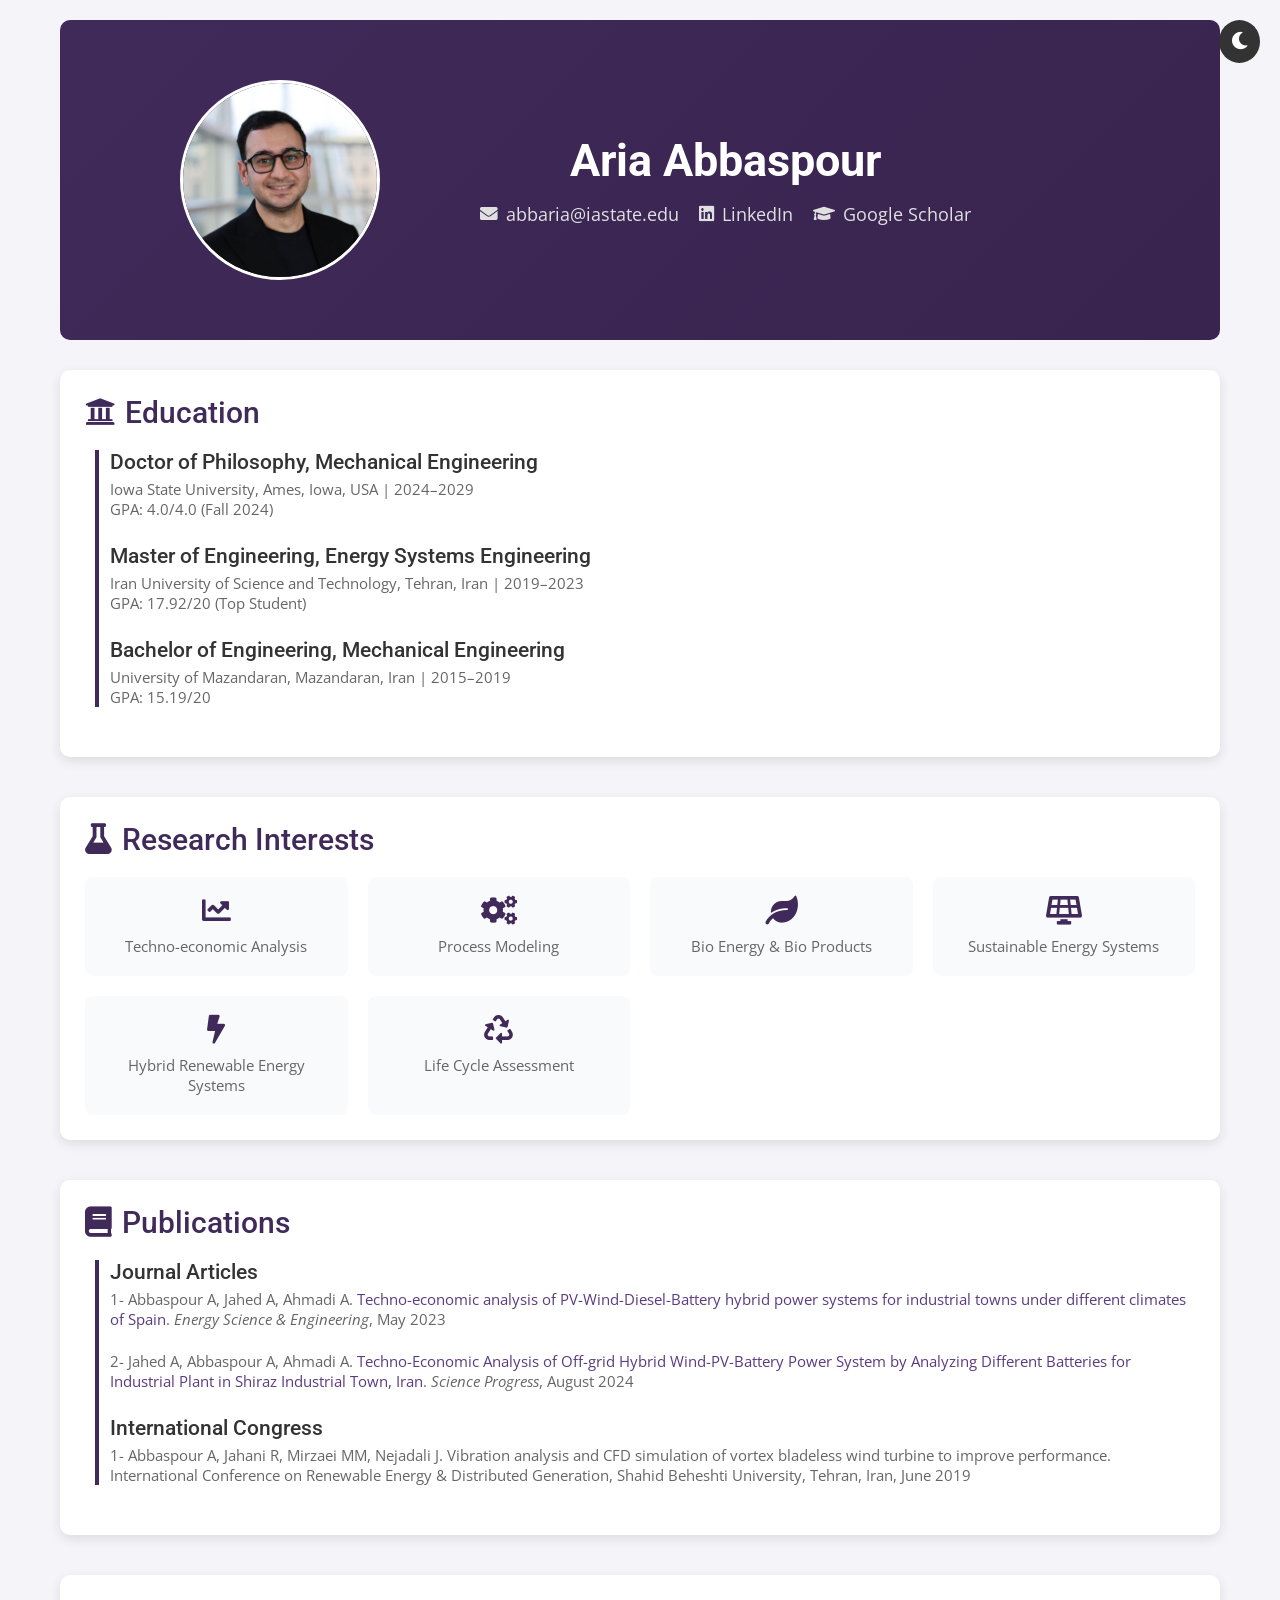
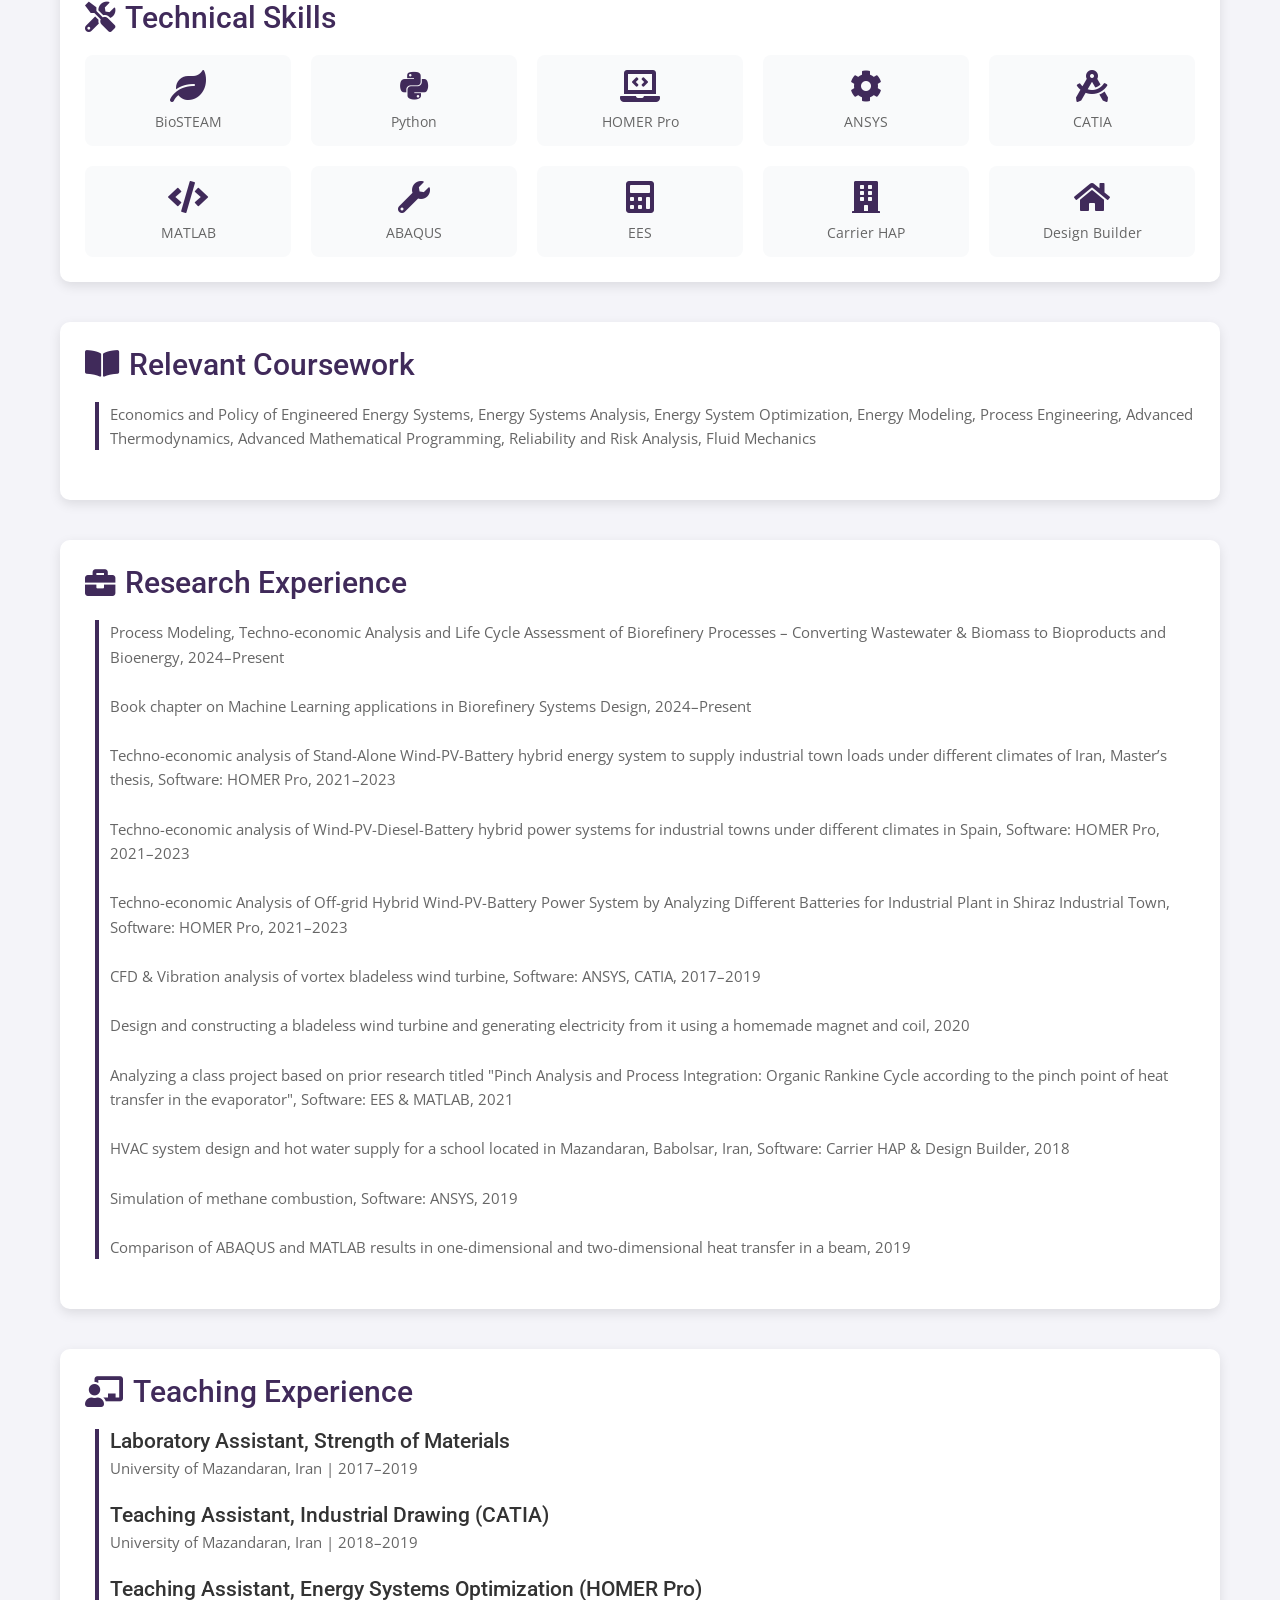
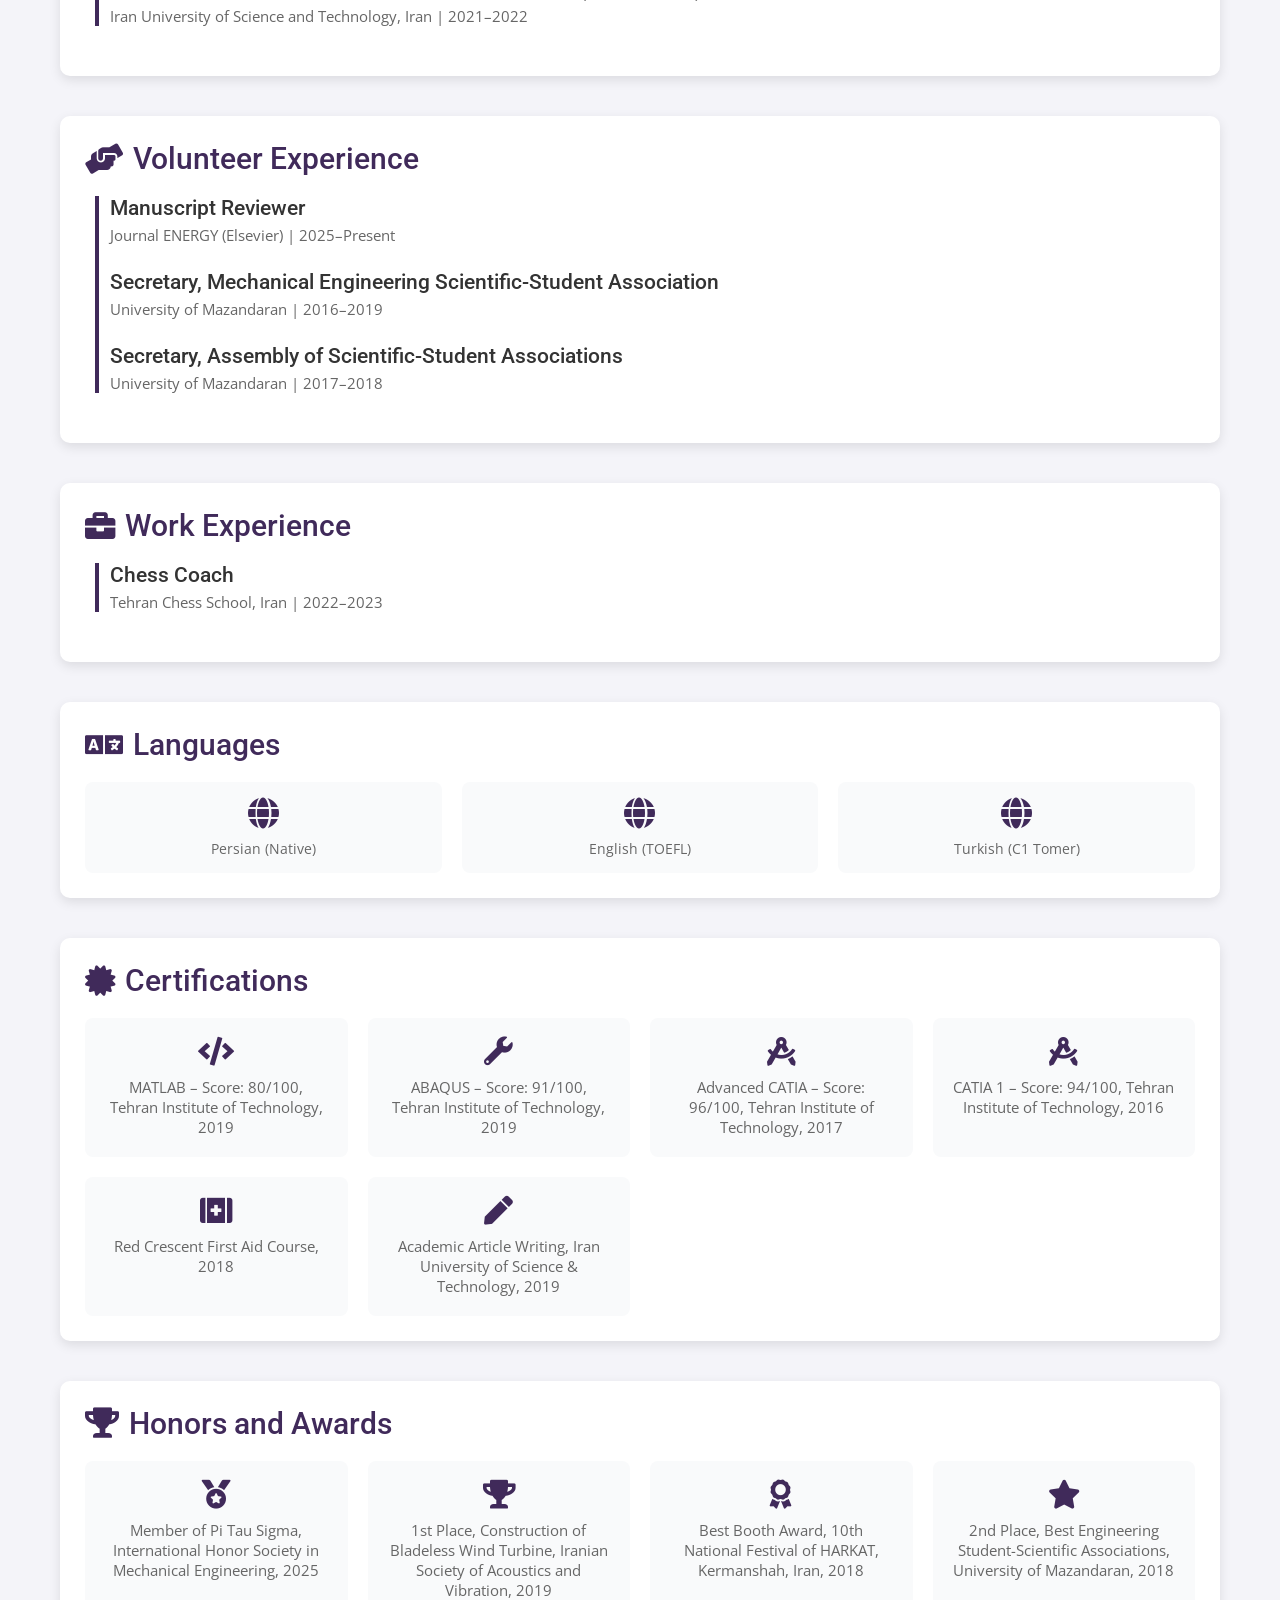
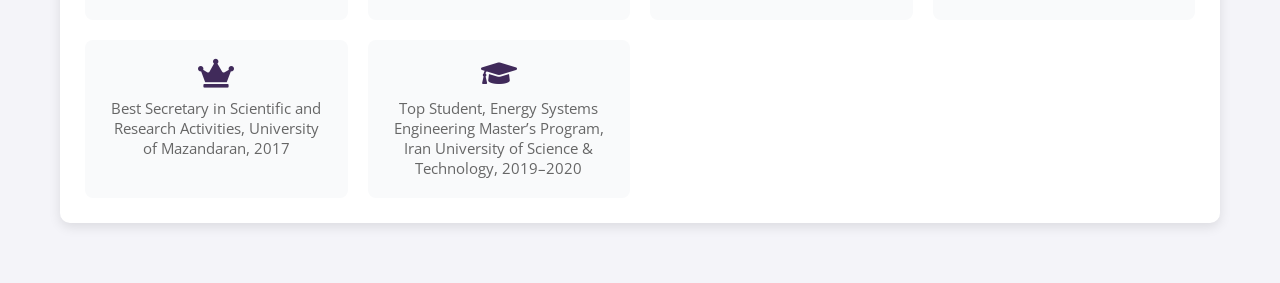
<file: index.html>
<!DOCTYPE html>
<html lang="en">
<head>
    <meta charset="UTF-8">
    <meta name="viewport" content="width=device-width, initial-scale=1.0">
    <title>Aria Abbaspour - Curriculum Vitae</title>
    <link rel="stylesheet" href="https://cdnjs.cloudflare.com/ajax/libs/font-awesome/5.15.4/css/all.min.css">
    <link rel="stylesheet" href="https://fonts.googleapis.com/css2?family=Roboto:wght@400;500;700&family=Open+Sans:wght@300;400;600&display=swap">
    <link rel="stylesheet" href="Style.css">
</head>
<body>
    <button class="theme-toggle" onclick="toggleTheme()">
        <i class="fas fa-moon"></i>
    </button>
    <div class="container">
        <header>
            <div class="header-content">
                <img src="Picture.JPG" alt="Aria Abbaspour Profile Picture" class="profile-picture">
                <div class="header-text">
                    <h1>Aria Abbaspour</h1>
                    <div class="contact">
                        <a href="mailto:abbaria@iastate.edu"><i class="fas fa-envelope"></i> abbaria@iastate.edu</a>
                        <a href="https://www.linkedin.com/in/aria-abbaspour-318b30177/" target="_blank"><i class="fab fa-linkedin"></i> LinkedIn</a>
                        <a href="https://scholar.google.com/citations?user=tmiuxmEAAAAJ&hl=en" target="_blank"><i class="fas fa-graduation-cap"></i> Google Scholar</a>
                    </div>
                </div>
            </div>
        </header>

        <section class="education">
            <h2><i class="fas fa-university"></i> Education</h2>
            <div class="timeline">
                <div class="timeline-item">
                    <h3>Doctor of Philosophy, Mechanical Engineering</h3>
                    <p>Iowa State University, Ames, Iowa, USA | 2024–2029</p>
                    <p>GPA: 4.0/4.0 (Fall 2024)</p>
                </div>
                <div class="timeline-item">
                    <h3>Master of Engineering, Energy Systems Engineering</h3>
                    <p>Iran University of Science and Technology, Tehran, Iran | 2019–2023</p>
                    <p>GPA: 17.92/20 (Top Student)</p>
                </div>
                <div class="timeline-item">
                    <h3>Bachelor of Engineering, Mechanical Engineering</h3>
                    <p>University of Mazandaran, Mazandaran, Iran | 2015–2019</p>
                    <p>GPA: 15.19/20</p>
                </div>
            </div>
        </section>

        <section class="research-interests">
            <h2><i class="fas fa-flask"></i> Research Interests</h2>
            <div class="interests-grid">
                <div class="card">
                    <i class="fas fa-chart-line"></i>
                    <p>Techno-economic Analysis</p>
                </div>
                <div class="card">
                    <i class="fas fa-cogs"></i>
                    <p>Process Modeling</p>
                </div>
                <div class="card">
                    <i class="fas fa-leaf"></i>
                    <p>Bio Energy & Bio Products</p>
                </div>
                <div class="card">
                    <i class="fas fa-solar-panel"></i>
                    <p>Sustainable Energy Systems</p>
                </div>
                <div class="card">
                    <i class="fas fa-bolt"></i>
                    <p>Hybrid Renewable Energy Systems</p>
                </div>
                <div class="card">
                    <i class="fas fa-recycle"></i>
                    <p>Life Cycle Assessment</p>
                </div>
            </div>
        </section>

        <section class="publications">
            <h2><i class="fas fa-book"></i> Publications</h2>
            <div class="timeline">
                <div class="timeline-item">
                    <h3>Journal Articles</h3>
                    <p>1- Abbaspour A, Jahed A, Ahmadi A. <a href="https://doi.org/10.1002/ese3.1495" target="_blank">Techno-economic analysis of PV-Wind-Diesel-Battery hybrid power systems for industrial towns under different climates of Spain</a>. <i>Energy Science & Engineering</i>, May 2023</p>
                    <br>
                    <p>2- Jahed A, Abbaspour A, Ahmadi A. <a href="https://doi.org/10.1177/00368504241265003" target="_blank">Techno-Economic Analysis of Off-grid Hybrid Wind-PV-Battery Power System by Analyzing Different Batteries for Industrial Plant in Shiraz Industrial Town, Iran</a>. <i>Science Progress</i>, August 2024</p>
                </div>
                <div class="timeline-item">
                    <h3>International Congress</h3>
                    <p>1- Abbaspour A, Jahani R, Mirzaei MM, Nejadali J. Vibration analysis and CFD simulation of vortex bladeless wind turbine to improve performance. International Conference on Renewable Energy & Distributed Generation, Shahid Beheshti University, Tehran, Iran, June 2019</p>
                </div>
            </div>
        </section>

        <section class="skills">
            <h2><i class="fas fa-tools"></i> Technical Skills</h2>
            <div class="skills-visualization">
                <div class="skill-card">
                    <i class="fas fa-leaf"></i>
                    <p>BioSTEAM</p>
                </div>
                <div class="skill-card">
                    <i class="fab fa-python"></i>
                    <p>Python</p>
                </div>
                <div class="skill-card">
                    <i class="fas fa-laptop-code"></i>
                    <p>HOMER Pro</p>
                </div>
                <div class="skill-card">
                    <i class="fas fa-cog"></i>
                    <p>ANSYS</p>
                </div>
                <div class="skill-card">
                    <i class="fas fa-drafting-compass"></i>
                    <p>CATIA</p>
                </div>
                <div class="skill-card">
                    <i class="fas fa-code"></i>
                    <p>MATLAB</p>
                </div>
                <div class="skill-card">
                    <i class="fas fa-wrench"></i>
                    <p>ABAQUS</p>
                </div>
                <div class="skill-card">
                    <i class="fas fa-calculator"></i>
                    <p>EES</p>
                </div>
                <div class="skill-card">
                    <i class="fas fa-building"></i>
                    <p>Carrier HAP</p>
                </div>
                <div class="skill-card">
                    <i class="fas fa-home"></i>
                    <p>Design Builder</p>
                </div>
            </div>
        </section>

        <section class="coursework">
            <h2><i class="fas fa-book-open"></i> Relevant Coursework</h2>
            <div class="timeline">
                <div class="timeline-item">
                    <p>Economics and Policy of Engineered Energy Systems, Energy Systems Analysis, Energy System Optimization, Energy Modeling, Process Engineering, Advanced Thermodynamics, Advanced Mathematical Programming, Reliability and Risk Analysis, Fluid Mechanics</p>
                </div>
            </div>
        </section>

        <section class="research-experience">
            <h2><i class="fas fa-briefcase"></i> Research Experience</h2>
            <div class="timeline">
                <div class="timeline-item">
                    <p>Process Modeling, Techno-economic Analysis and Life Cycle Assessment of Biorefinery Processes – Converting Wastewater & Biomass to Bioproducts and Bioenergy, 2024–Present</p>
                </div>
                <div class="timeline-item">
                    <p>Book chapter on Machine Learning applications in Biorefinery Systems Design, 2024–Present</p>
                </div>
                <div class="timeline-item">
                    <p>Techno-economic analysis of Stand-Alone Wind-PV-Battery hybrid energy system to supply industrial town loads under different climates of Iran, Master’s thesis, Software: HOMER Pro, 2021–2023</p>
                </div>
                <div class="timeline-item">
                    <p>Techno-economic analysis of Wind-PV-Diesel-Battery hybrid power systems for industrial towns under different climates in Spain, Software: HOMER Pro, 2021–2023</p>
                </div>
                <div class="timeline-item">
                    <p>Techno-economic Analysis of Off-grid Hybrid Wind-PV-Battery Power System by Analyzing Different Batteries for Industrial Plant in Shiraz Industrial Town, Software: HOMER Pro, 2021–2023</p>
                </div>
                <div class="timeline-item">
                    <p>CFD & Vibration analysis of vortex bladeless wind turbine, Software: ANSYS, CATIA, 2017–2019</p>
                </div>
                <div class="timeline-item">
                    <p>Design and constructing a bladeless wind turbine and generating electricity from it using a homemade magnet and coil, 2020</p>
                </div>
                <div class="timeline-item">
                    <p>Analyzing a class project based on prior research titled "Pinch Analysis and Process Integration: Organic Rankine Cycle according to the pinch point of heat transfer in the evaporator", Software: EES & MATLAB, 2021</p>
                </div>
                <div class="timeline-item">
                    <p>HVAC system design and hot water supply for a school located in Mazandaran, Babolsar, Iran, Software: Carrier HAP & Design Builder, 2018</p>
                </div>
                <div class="timeline-item">
                    <p>Simulation of methane combustion, Software: ANSYS, 2019</p>
                </div>
                <div class="timeline-item">
                    <p>Comparison of ABAQUS and MATLAB results in one-dimensional and two-dimensional heat transfer in a beam, 2019</p>
                </div>
            </div>
        </section>

        <section class="teaching">
            <h2><i class="fas fa-chalkboard-teacher"></i> Teaching Experience</h2>
            <div class="timeline">
                <div class="timeline-item">
                    <h3>Laboratory Assistant, Strength of Materials</h3>
                    <p>University of Mazandaran, Iran | 2017–2019</p>
                </div>
                <div class="timeline-item">
                    <h3>Teaching Assistant, Industrial Drawing (CATIA)</h3>
                    <p>University of Mazandaran, Iran | 2018–2019</p>
                </div>
                <div class="timeline-item">
                    <h3>Teaching Assistant, Energy Systems Optimization (HOMER Pro)</h3>
                    <p>Iran University of Science and Technology, Iran | 2021–2022</p>
                </div>
            </div>
        </section>

        <section class="volunteer">
            <h2><i class="fas fa-hands-helping"></i> Volunteer Experience</h2>
            <div class="timeline">
                <div class="timeline-item">
                    <h3>Manuscript Reviewer</h3>
                    <p>Journal ENERGY (Elsevier) | 2025–Present</p>
                </div>
                <div class="timeline-item">
                    <h3>Secretary, Mechanical Engineering Scientific-Student Association</h3>
                    <p>University of Mazandaran | 2016–2019</p>
                </div>
                <div class="timeline-item">
                    <h3>Secretary, Assembly of Scientific-Student Associations</h3>
                    <p>University of Mazandaran | 2017–2018</p>
                </div>
            </div>
        </section>

        <section class="work">
            <h2><i class="fas fa-briefcase"></i> Work Experience</h2>
            <div class="timeline">
                <div class="timeline-item">
                    <h3>Chess Coach</h3>
                    <p>Tehran Chess School, Iran | 2022–2023</p>
                </div>
            </div>
        </section>

        <section class="languages">
            <h2><i class="fas fa-language"></i> Languages</h2>
            <div class="languages-grid">
                <div class="language-card">
                    <i class="fas fa-globe"></i>
                    <p>Persian (Native)</p>
                </div>
                <div class="language-card">
                    <i class="fas fa-globe"></i>
                    <p>English (TOEFL)</p>
                </div>
                <div class="language-card">
                    <i class="fas fa-globe"></i>
                    <p>Turkish (C1 Tomer)</p>
                </div>
            </div>
        </section>

        <section class="certifications">
            <h2><i class="fas fa-certificate"></i> Certifications</h2>
            <div class="certifications-grid">
                <div class="card">
                    <i class="fas fa-code"></i>
                    <p>MATLAB – Score: 80/100, Tehran Institute of Technology, 2019</p>
                </div>
                <div class="card">
                    <i class="fas fa-wrench"></i>
                    <p>ABAQUS – Score: 91/100, Tehran Institute of Technology, 2019</p>
                </div>
                <div class="card">
                    <i class="fas fa-drafting-compass"></i>
                    <p>Advanced CATIA – Score: 96/100, Tehran Institute of Technology, 2017</p>
                </div>
                <div class="card">
                    <i class="fas fa-drafting-compass"></i>
                    <p>CATIA 1 – Score: 94/100, Tehran Institute of Technology, 2016</p>
                </div>
                <div class="card">
                    <i class="fas fa-first-aid"></i>
                    <p>Red Crescent First Aid Course, 2018</p>
                </div>
                <div class="card">
                    <i class="fas fa-pen"></i>
                    <p>Academic Article Writing, Iran University of Science & Technology, 2019</p>
                </div>
            </div>
        </section>

        <section class="awards">
            <h2><i class="fas fa-trophy"></i> Honors and Awards</h2>
            <div class="awards-grid">
                <div class="card">
                    <i class="fas fa-medal"></i>
                    <p>Member of Pi Tau Sigma, International Honor Society in Mechanical Engineering, 2025</p>
                </div>
                <div class="card">
                    <i class="fas fa-trophy"></i>
                    <p>1st Place, Construction of Bladeless Wind Turbine, Iranian Society of Acoustics and Vibration, 2019</p>
                </div>
                <div class="card">
                    <i class="fas fa-award"></i>
                    <p>Best Booth Award, 10th National Festival of HARKAT, Kermanshah, Iran, 2018</p>
                </div>
                <div class="card">
                    <i class="fas fa-star"></i>
                    <p>2nd Place, Best Engineering Student-Scientific Associations, University of Mazandaran, 2018</p>
                </div>
                <div class="card">
                    <i class="fas fa-crown"></i>
                    <p>Best Secretary in Scientific and Research Activities, University of Mazandaran, 2017</p>
                </div>
                <div class="card">
                    <i class="fas fa-graduation-cap"></i>
                    <p>Top Student, Energy Systems Engineering Master’s Program, Iran University of Science & Technology, 2019–2020</p>
                </div>
            </div>
        </section>
    </div>

    <script src="Script.js"></script>
</body>
</html>
</file>
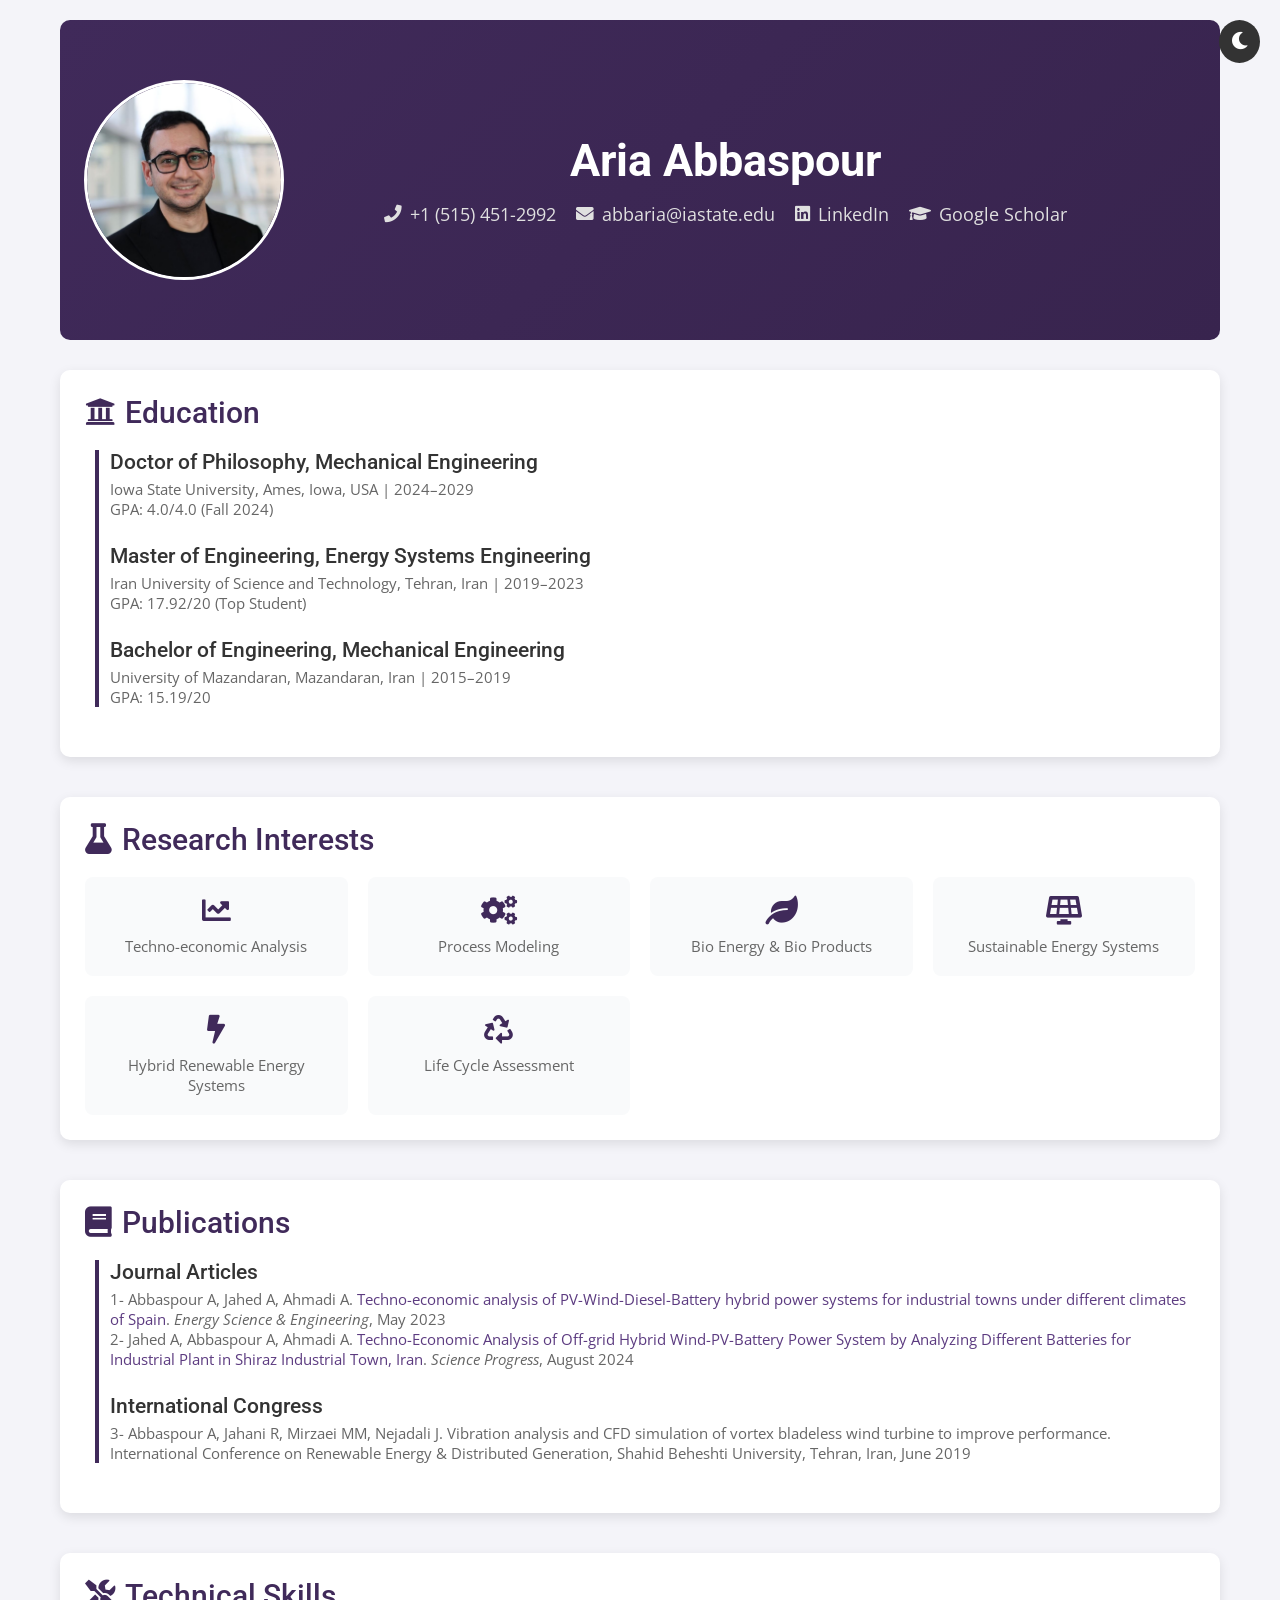
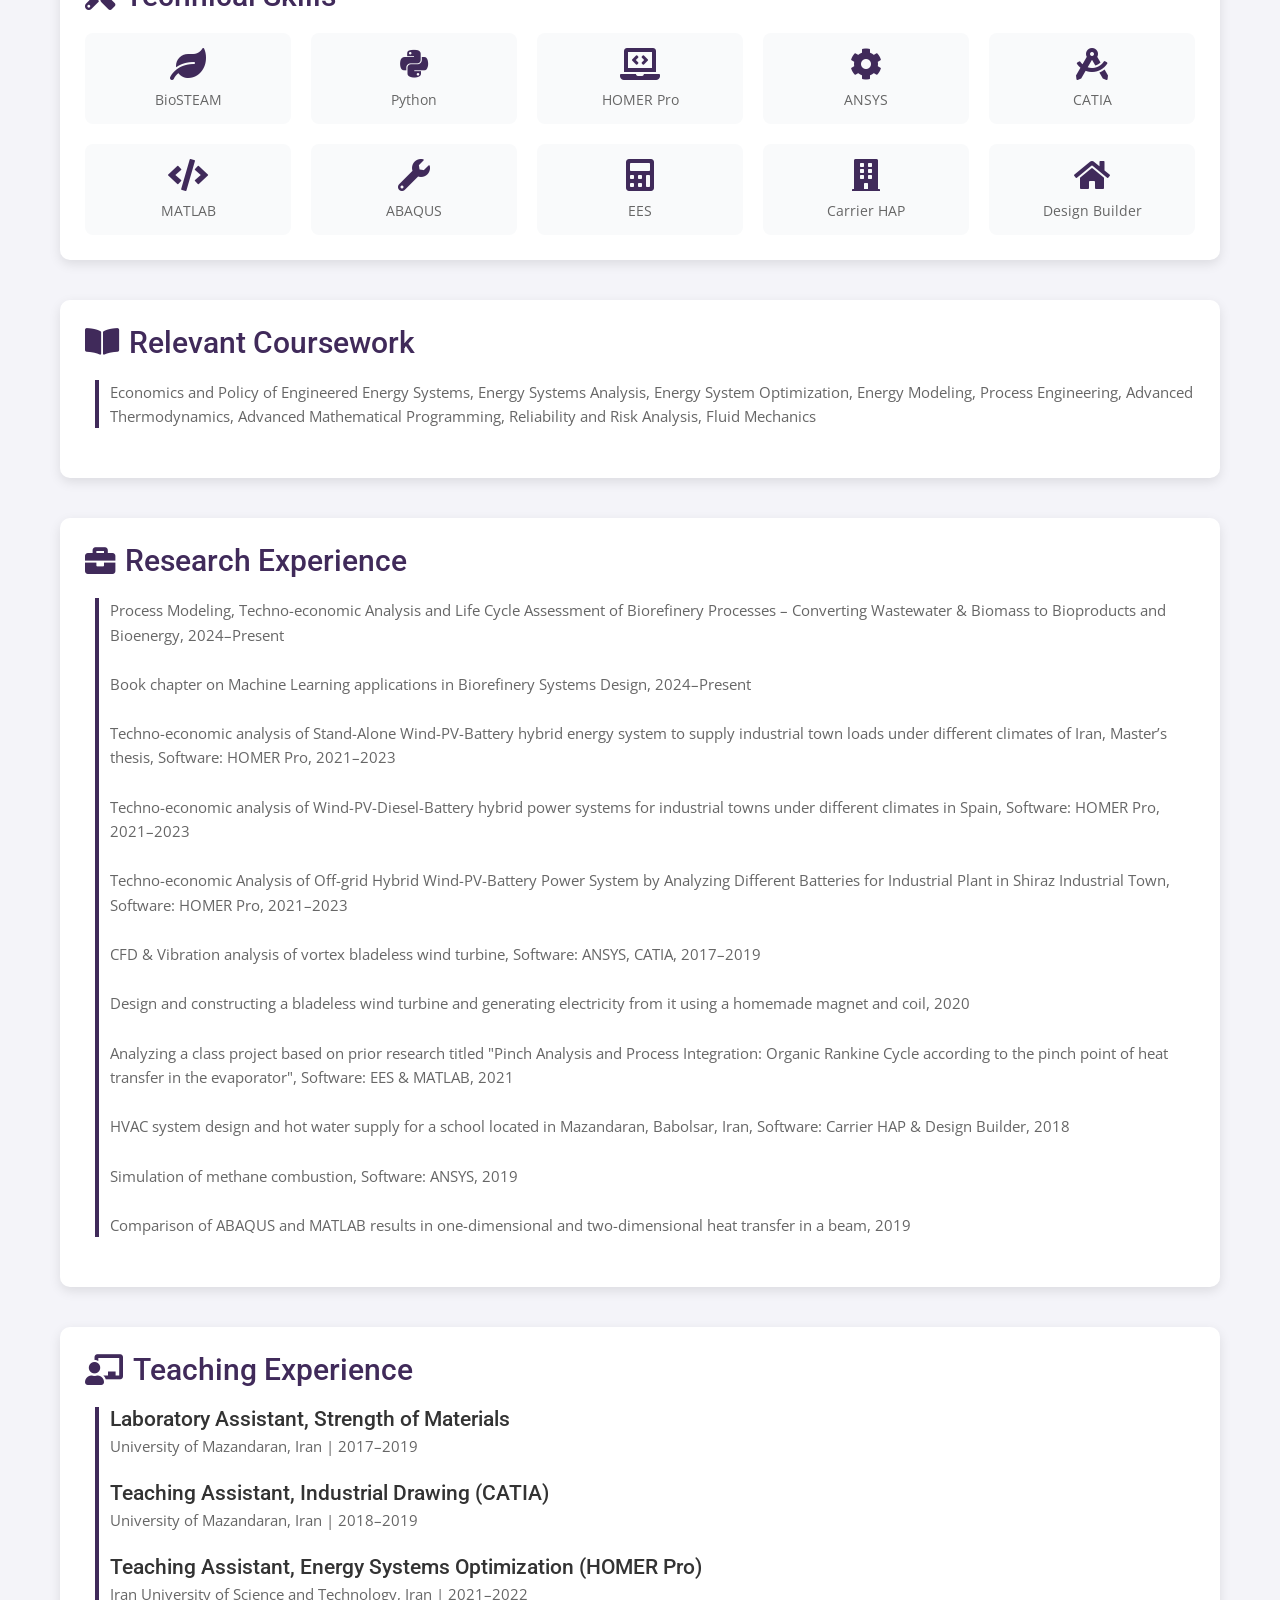
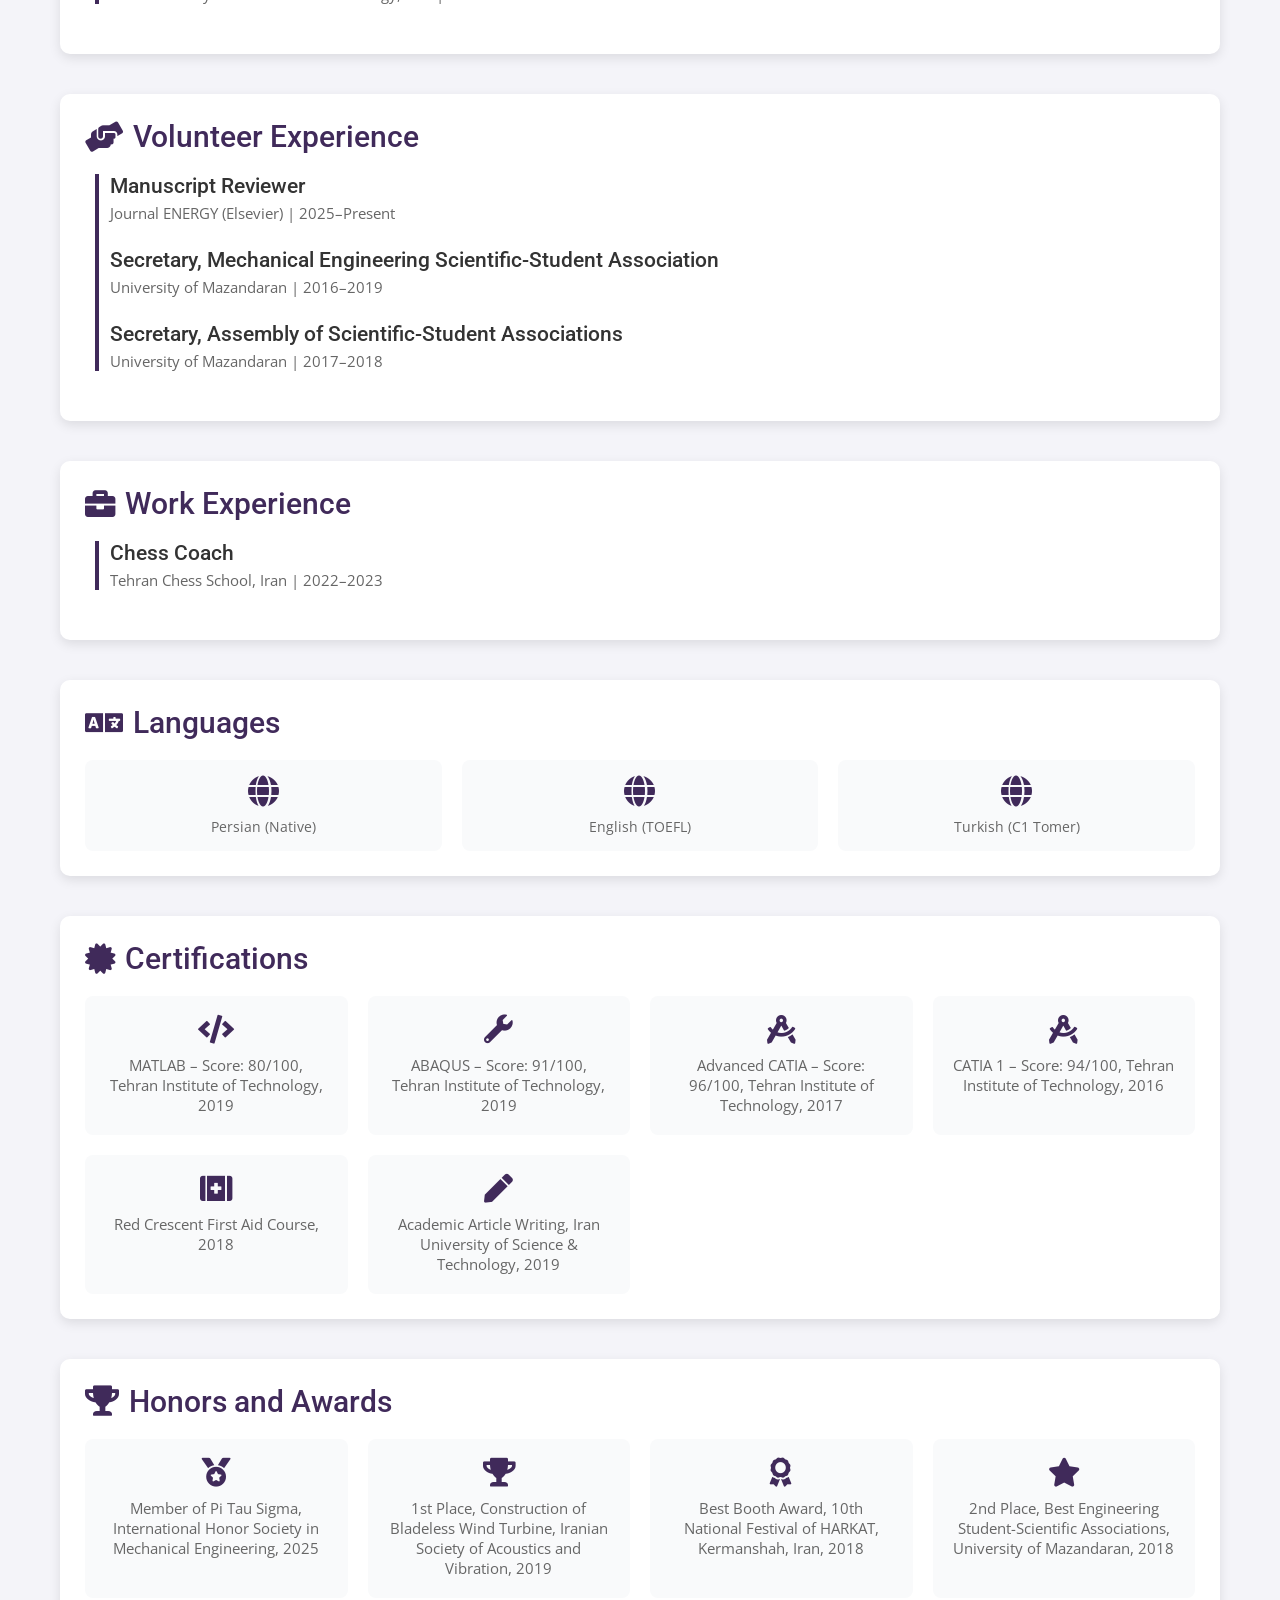
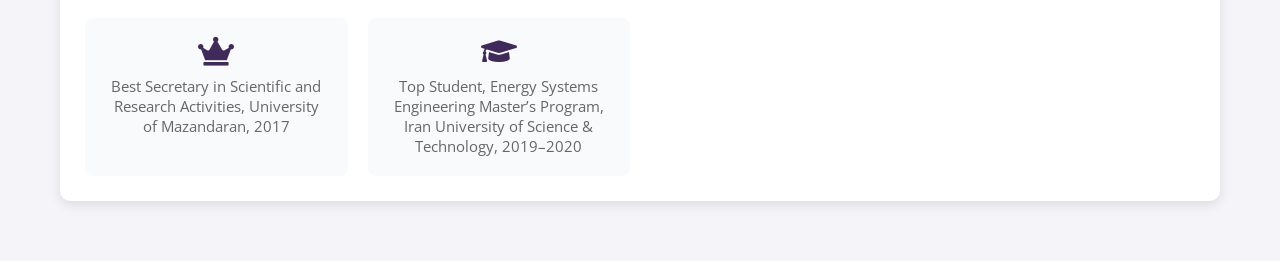
<file: Text.html>
<!DOCTYPE html>
<html lang="en">
<head>
    <meta charset="UTF-8">
    <meta name="viewport" content="width=device-width, initial-scale=1.0">
    <title>Aria Abbaspour - Curriculum Vitae</title>
    <link rel="stylesheet" href="https://cdnjs.cloudflare.com/ajax/libs/font-awesome/5.15.4/css/all.min.css">
    <link rel="stylesheet" href="https://fonts.googleapis.com/css2?family=Roboto:wght@400;500;700&family=Open+Sans:wght@300;400;600&display=swap">
    <link rel="stylesheet" href="Style.css">
</head>
<body>
    <button class="theme-toggle" onclick="toggleTheme()">
        <i class="fas fa-moon"></i>
    </button>
    <div class="container">
        <header>
            <div class="header-content">
                <img src="Picture.JPG" alt="Aria Abbaspour Profile Picture" class="profile-picture">
                <div class="header-text">
                    <h1>Aria Abbaspour</h1>
                    <div class="contact">
                        <a href="tel:+1 (515) 451-2992"><i class="fas fa-phone"></i> +1 (515) 451-2992</a>
                        <a href="mailto:abbaria@iastate.edu"><i class="fas fa-envelope"></i> abbaria@iastate.edu</a>
                        <a href="https://www.linkedin.com/in/aria-abbaspour-318b30177/" target="_blank"><i class="fab fa-linkedin"></i> LinkedIn</a>
                        <a href="https://scholar.google.com/citations?user=tmiuxmEAAAAJ&hl=en" target="_blank"><i class="fas fa-graduation-cap"></i> Google Scholar</a>
                    </div>
                </div>
            </div>
        </header>

        <section class="education">
            <h2><i class="fas fa-university"></i> Education</h2>
            <div class="timeline">
                <div class="timeline-item">
                    <h3>Doctor of Philosophy, Mechanical Engineering</h3>
                    <p>Iowa State University, Ames, Iowa, USA | 2024–2029</p>
                    <p>GPA: 4.0/4.0 (Fall 2024)</p>
                </div>
                <div class="timeline-item">
                    <h3>Master of Engineering, Energy Systems Engineering</h3>
                    <p>Iran University of Science and Technology, Tehran, Iran | 2019–2023</p>
                    <p>GPA: 17.92/20 (Top Student)</p>
                </div>
                <div class="timeline-item">
                    <h3>Bachelor of Engineering, Mechanical Engineering</h3>
                    <p>University of Mazandaran, Mazandaran, Iran | 2015–2019</p>
                    <p>GPA: 15.19/20</p>
                </div>
            </div>
        </section>

        <section class="research-interests">
            <h2><i class="fas fa-flask"></i> Research Interests</h2>
            <div class="interests-grid">
                <div class="card">
                    <i class="fas fa-chart-line"></i>
                    <p>Techno-economic Analysis</p>
                </div>
                <div class="card">
                    <i class="fas fa-cogs"></i>
                    <p>Process Modeling</p>
                </div>
                <div class="card">
                    <i class="fas fa-leaf"></i>
                    <p>Bio Energy & Bio Products</p>
                </div>
                <div class="card">
                    <i class="fas fa-solar-panel"></i>
                    <p>Sustainable Energy Systems</p>
                </div>
                <div class="card">
                    <i class="fas fa-bolt"></i>
                    <p>Hybrid Renewable Energy Systems</p>
                </div>
                <div class="card">
                    <i class="fas fa-recycle"></i>
                    <p>Life Cycle Assessment</p>
                </div>
            </div>
        </section>

        <section class="publications">
            <h2><i class="fas fa-book"></i> Publications</h2>
            <div class="timeline">
                <div class="timeline-item">
                    <h3>Journal Articles</h3>
                    <p>1- Abbaspour A, Jahed A, Ahmadi A. <a href="https://doi.org/10.1002/ese3.1495" target="_blank">Techno-economic analysis of PV-Wind-Diesel-Battery hybrid power systems for industrial towns under different climates of Spain</a>. <i>Energy Science & Engineering</i>, May 2023</p>
                    <p>2- Jahed A, Abbaspour A, Ahmadi A. <a href="https://doi.org/10.1177/00368504241265003" target="_blank">Techno-Economic Analysis of Off-grid Hybrid Wind-PV-Battery Power System by Analyzing Different Batteries for Industrial Plant in Shiraz Industrial Town, Iran</a>. <i>Science Progress</i>, August 2024</p>
                </div>
                <div class="timeline-item">
                    <h3>International Congress</h3>
                    <p>3- Abbaspour A, Jahani R, Mirzaei MM, Nejadali J. Vibration analysis and CFD simulation of vortex bladeless wind turbine to improve performance. International Conference on Renewable Energy & Distributed Generation, Shahid Beheshti University, Tehran, Iran, June 2019</p>
                </div>
            </div>
        </section>

        <section class="skills">
            <h2><i class="fas fa-tools"></i> Technical Skills</h2>
            <div class="skills-visualization">
                <div class="skill-card">
                    <i class="fas fa-leaf"></i>
                    <p>BioSTEAM</p>
                </div>
                <div class="skill-card">
                    <i class="fab fa-python"></i>
                    <p>Python</p>
                </div>
                <div class="skill-card">
                    <i class="fas fa-laptop-code"></i>
                    <p>HOMER Pro</p>
                </div>
                <div class="skill-card">
                    <i class="fas fa-cog"></i>
                    <p>ANSYS</p>
                </div>
                <div class="skill-card">
                    <i class="fas fa-drafting-compass"></i>
                    <p>CATIA</p>
                </div>
                <div class="skill-card">
                    <i class="fas fa-code"></i>
                    <p>MATLAB</p>
                </div>
                <div class="skill-card">
                    <i class="fas fa-wrench"></i>
                    <p>ABAQUS</p>
                </div>
                <div class="skill-card">
                    <i class="fas fa-calculator"></i>
                    <p>EES</p>
                </div>
                <div class="skill-card">
                    <i class="fas fa-building"></i>
                    <p>Carrier HAP</p>
                </div>
                <div class="skill-card">
                    <i class="fas fa-home"></i>
                    <p>Design Builder</p>
                </div>
            </div>
        </section>

        <section class="coursework">
            <h2><i class="fas fa-book-open"></i> Relevant Coursework</h2>
            <div class="timeline">
                <div class="timeline-item">
                    <p>Economics and Policy of Engineered Energy Systems, Energy Systems Analysis, Energy System Optimization, Energy Modeling, Process Engineering, Advanced Thermodynamics, Advanced Mathematical Programming, Reliability and Risk Analysis, Fluid Mechanics</p>
                </div>
            </div>
        </section>

        <section class="research-experience">
            <h2><i class="fas fa-briefcase"></i> Research Experience</h2>
            <div class="timeline">
                <div class="timeline-item">
                    <p>Process Modeling, Techno-economic Analysis and Life Cycle Assessment of Biorefinery Processes – Converting Wastewater & Biomass to Bioproducts and Bioenergy, 2024–Present</p>
                </div>
                <div class="timeline-item">
                    <p>Book chapter on Machine Learning applications in Biorefinery Systems Design, 2024–Present</p>
                </div>
                <div class="timeline-item">
                    <p>Techno-economic analysis of Stand-Alone Wind-PV-Battery hybrid energy system to supply industrial town loads under different climates of Iran, Master’s thesis, Software: HOMER Pro, 2021–2023</p>
                </div>
                <div class="timeline-item">
                    <p>Techno-economic analysis of Wind-PV-Diesel-Battery hybrid power systems for industrial towns under different climates in Spain, Software: HOMER Pro, 2021–2023</p>
                </div>
                <div class="timeline-item">
                    <p>Techno-economic Analysis of Off-grid Hybrid Wind-PV-Battery Power System by Analyzing Different Batteries for Industrial Plant in Shiraz Industrial Town, Software: HOMER Pro, 2021–2023</p>
                </div>
                <div class="timeline-item">
                    <p>CFD & Vibration analysis of vortex bladeless wind turbine, Software: ANSYS, CATIA, 2017–2019</p>
                </div>
                <div class="timeline-item">
                    <p>Design and constructing a bladeless wind turbine and generating electricity from it using a homemade magnet and coil, 2020</p>
                </div>
                <div class="timeline-item">
                    <p>Analyzing a class project based on prior research titled "Pinch Analysis and Process Integration: Organic Rankine Cycle according to the pinch point of heat transfer in the evaporator", Software: EES & MATLAB, 2021</p>
                </div>
                <div class="timeline-item">
                    <p>HVAC system design and hot water supply for a school located in Mazandaran, Babolsar, Iran, Software: Carrier HAP & Design Builder, 2018</p>
                </div>
                <div class="timeline-item">
                    <p>Simulation of methane combustion, Software: ANSYS, 2019</p>
                </div>
                <div class="timeline-item">
                    <p>Comparison of ABAQUS and MATLAB results in one-dimensional and two-dimensional heat transfer in a beam, 2019</p>
                </div>
            </div>
        </section>

        <section class="teaching">
            <h2><i class="fas fa-chalkboard-teacher"></i> Teaching Experience</h2>
            <div class="timeline">
                <div class="timeline-item">
                    <h3>Laboratory Assistant, Strength of Materials</h3>
                    <p>University of Mazandaran, Iran | 2017–2019</p>
                </div>
                <div class="timeline-item">
                    <h3>Teaching Assistant, Industrial Drawing (CATIA)</h3>
                    <p>University of Mazandaran, Iran | 2018–2019</p>
                </div>
                <div class="timeline-item">
                    <h3>Teaching Assistant, Energy Systems Optimization (HOMER Pro)</h3>
                    <p>Iran University of Science and Technology, Iran | 2021–2022</p>
                </div>
            </div>
        </section>

        <section class="volunteer">
            <h2><i class="fas fa-hands-helping"></i> Volunteer Experience</h2>
            <div class="timeline">
                <div class="timeline-item">
                    <h3>Manuscript Reviewer</h3>
                    <p>Journal ENERGY (Elsevier) | 2025–Present</p>
                </div>
                <div class="timeline-item">
                    <h3>Secretary, Mechanical Engineering Scientific-Student Association</h3>
                    <p>University of Mazandaran | 2016–2019</p>
                </div>
                <div class="timeline-item">
                    <h3>Secretary, Assembly of Scientific-Student Associations</h3>
                    <p>University of Mazandaran | 2017–2018</p>
                </div>
            </div>
        </section>

        <section class="work">
            <h2><i class="fas fa-briefcase"></i> Work Experience</h2>
            <div class="timeline">
                <div class="timeline-item">
                    <h3>Chess Coach</h3>
                    <p>Tehran Chess School, Iran | 2022–2023</p>
                </div>
            </div>
        </section>

        <section class="languages">
            <h2><i class="fas fa-language"></i> Languages</h2>
            <div class="languages-grid">
                <div class="language-card">
                    <i class="fas fa-globe"></i>
                    <p>Persian (Native)</p>
                </div>
                <div class="language-card">
                    <i class="fas fa-globe"></i>
                    <p>English (TOEFL)</p>
                </div>
                <div class="language-card">
                    <i class="fas fa-globe"></i>
                    <p>Turkish (C1 Tomer)</p>
                </div>
            </div>
        </section>

        <section class="certifications">
            <h2><i class="fas fa-certificate"></i> Certifications</h2>
            <div class="certifications-grid">
                <div class="card">
                    <i class="fas fa-code"></i>
                    <p>MATLAB – Score: 80/100, Tehran Institute of Technology, 2019</p>
                </div>
                <div class="card">
                    <i class="fas fa-wrench"></i>
                    <p>ABAQUS – Score: 91/100, Tehran Institute of Technology, 2019</p>
                </div>
                <div class="card">
                    <i class="fas fa-drafting-compass"></i>
                    <p>Advanced CATIA – Score: 96/100, Tehran Institute of Technology, 2017</p>
                </div>
                <div class="card">
                    <i class="fas fa-drafting-compass"></i>
                    <p>CATIA 1 – Score: 94/100, Tehran Institute of Technology, 2016</p>
                </div>
                <div class="card">
                    <i class="fas fa-first-aid"></i>
                    <p>Red Crescent First Aid Course, 2018</p>
                </div>
                <div class="card">
                    <i class="fas fa-pen"></i>
                    <p>Academic Article Writing, Iran University of Science & Technology, 2019</p>
                </div>
            </div>
        </section>

        <section class="awards">
            <h2><i class="fas fa-trophy"></i> Honors and Awards</h2>
            <div class="awards-grid">
                <div class="card">
                    <i class="fas fa-medal"></i>
                    <p>Member of Pi Tau Sigma, International Honor Society in Mechanical Engineering, 2025</p>
                </div>
                <div class="card">
                    <i class="fas fa-trophy"></i>
                    <p>1st Place, Construction of Bladeless Wind Turbine, Iranian Society of Acoustics and Vibration, 2019</p>
                </div>
                <div class="card">
                    <i class="fas fa-award"></i>
                    <p>Best Booth Award, 10th National Festival of HARKAT, Kermanshah, Iran, 2018</p>
                </div>
                <div class="card">
                    <i class="fas fa-star"></i>
                    <p>2nd Place, Best Engineering Student-Scientific Associations, University of Mazandaran, 2018</p>
                </div>
                <div class="card">
                    <i class="fas fa-crown"></i>
                    <p>Best Secretary in Scientific and Research Activities, University of Mazandaran, 2017</p>
                </div>
                <div class="card">
                    <i class="fas fa-graduation-cap"></i>
                    <p>Top Student, Energy Systems Engineering Master’s Program, Iran University of Science & Technology, 2019–2020</p>
                </div>
            </div>
        </section>
    </div>

    <script src="Script.js"></script>
</body>
</html>
</file>
<file: Style.css>
* {
    margin: 0;
    padding: 0;
    box-sizing: border-box;
    font-family: 'Open Sans', 'Roboto', sans-serif;
}

body {
    background: #f4f4f9;
    color: #333;
    transition: background 0.3s ease, color 0.3s ease;
}

body.dark {
    background: #1f1f1f;
    color: #e0e0e0;
}

.container {
    max-width: 1200px;
    margin: 0 auto;
    padding: 20px;
    opacity: 0;
    animation: fadeIn 1s ease forwards;
}

@keyframes fadeIn {
    to {
        opacity: 1;
    }
}

header {
    text-align: center;
    padding: 60px 20px;
    background: linear-gradient(135deg, #402a5a, #38244e);
    color: #ffffff;
    border-radius: 10px;
    margin-bottom: 30px;
    transform: translateY(20px);
    opacity: 0;
    animation: slideIn 0.8s ease forwards 0.2s;
    transition: background 0.3s ease, color 0.3s ease;
}

body.dark header {
    background: linear-gradient(135deg, #2d2d2d, #1a1a1a);
    color: #e0e0e0;
}

@keyframes slideIn {
    to {
        transform: translateY(0);
        opacity: 1;
    }
}

.header-content {
    display: flex;
    align-items: center;
    justify-content: center;
    gap: 30px;
    flex-wrap: wrap;
    transform: translateX(-30px);
}

.profile-picture {
    width: 200px;
    height: 200px;
    border-radius: 50%;
    object-fit: cover;
    border: 3px solid #ffffff;
    transition: border-color 0.3s ease;
    transform: translateX(-70px);
}

body.dark .profile-picture {
    border-color: #bb86fc;
}

.header-text {
    text-align: center;
}

header h1 {
    font-size: 2.8em;
    margin-bottom: 15px;
    font-family: 'Roboto', sans-serif;
    font-weight: 700;
}

.contact {
    display: flex;
    justify-content: center;
    gap: 20px;
    flex-wrap: wrap;
}

.contact a {
    color: #e0e0e0;
    text-decoration: none;
    font-size: 1.1em;
    font-family: 'Open Sans', sans-serif;
    font-weight: 400;
    display: flex;
    align-items: center;
    gap: 8px;
    transition: color 0.3s ease, transform 0.2s ease;
}

body.dark .contact a {
    color: #d1d5db;
}

.contact a:hover {
    color: #bb86fc;
    transform: scale(1.05);
}

.theme-toggle {
    position: fixed;
    top: 20px;
    right: 20px;
    background: #333;
    color: #ffffff;
    border: none;
    padding: 12px;
    border-radius: 50%;
    cursor: pointer;
    z-index: 1000;
    transition: background 0.3s ease, color 0.3s ease;
}

body.dark .theme-toggle {
    background: #bb86fc;
    color: #1f1f1f;
}

.theme-toggle i {
    font-size: 1.3em;
}

section {
    margin-bottom: 40px;
    background: #ffffff;
    padding: 25px;
    border-radius: 10px;
    box-shadow: 0 4px 12px rgba(0,0,0,0.1);
    opacity: 0;
    transform: translateY(20px);
    animation: fadeInUp 0.6s ease forwards;
    animation-delay: calc(0.1s * var(--section-index));
    transition: background 0.3s ease, box-shadow 0.3s ease;
}

body.dark section {
    background: #2d2d2d;
    box-shadow: 0 4px 12px rgba(0,0,0,0.3);
}

@keyframes fadeInUp {
    to {
        opacity: 1;
        transform: translateY(0);
    }
}

h2 {
    font-size: 1.9em;
    margin-bottom: 20px;
    color: #402a5a;
    font-family: 'Roboto', sans-serif;
    font-weight: 500;
    display: flex;
    align-items: center;
    gap: 10px;
    transition: color 0.3s ease;
}

body.dark h2 {
    color: #bb86fc;
}

.timeline {
    position: relative;
    padding-left: 25px;
}

.timeline::before {
    content: '';
    position: absolute;
    left: 10px;
    top: 0;
    bottom: 0;
    width: 4px;
    background: #402a5a;
    transition: background 0.3s ease;
}

body.dark .timeline::before {
    background: #bb86fc;
}

.timeline-item {
    position: relative;
    margin-bottom: 25px;
}

.timeline-item::before {
    content: none;
}

.timeline-item h3 {
    font-size: 1.3em;
    color: #333;
    margin-bottom: 5px;
    font-family: 'Roboto', sans-serif;
    font-weight: 500;
    transition: color 0.3s ease;
}

body.dark .timeline-item h3 {
    color: #e0e0e0;
}

.timeline-item p {
    color: #666666;
    font-size: 0.95em;
    font-family: 'Open Sans', sans-serif;
    font-weight: 400;
    transition: color 0.3s ease;
}

body.dark .timeline-item p {
    color: #b0b0b0;
}

.timeline-item a {
    color: #5c3b80;
    text-decoration: none;
    font-family: 'Open Sans', sans-serif;
    font-weight: 400;
    transition: color 0.3s ease;
}

body.dark .timeline-item a {
    color: #bb86fc;
}

.timeline-item a:hover {
    text-decoration: underline;
}

.research-experience .timeline-item p, .coursework .timeline-item p {
    font-size: 0.95em;
    line-height: 1.6;
}

.skills-visualization, .languages-grid {
    display: grid;
    grid-template-columns: repeat(auto-fit, minmax(200px, 1fr));
    gap: 20px;
}

.skill-card, .language-card {
    background: #f9fafb;
    padding: 15px;
    border-radius: 8px;
    text-align: center;
    transition: transform 0.3s ease, box-shadow 0.3s ease, background 0.3s ease;
}

body.dark .skill-card, body.dark .language-card {
    background: #3a3a3a;
}

.skill-card:hover, .language-card:hover {
    transform: translateY(-5px);
    box-shadow: 0 6px 15px rgba(87, 19, 126, 0.2);
}

body.dark .skill-card:hover, body.dark .language-card:hover {
    box-shadow: 0 6px 15px rgba(0,0,0,0.4);
}

.skill-card i, .language-card i {
    font-size: 2em;
    color: #402a5a;
    margin-bottom: 10px;
    transition: color 0.3s ease;
}

body.dark .skill-card i, body.dark .language-card i {
    color: #bb86fc;
}

.skill-card p, .language-card p {
    font-size: 0.9em;
    color: #666;
    font-family: 'Open Sans', sans-serif;
    font-weight: 400;
    transition: color 0.3s ease;
}

body.dark .skill-card p, body.dark .language-card p {
    color: #b0b0b0;
}

.interests-grid, .certifications-grid, .awards-grid {
    display: grid;
    grid-template-columns: repeat(auto-fit, minmax(250px, 1fr));
    gap: 20px;
}

.card {
    background: #f9fafb;
    padding: 20px;
    border-radius: 8px;
    text-align: center;
    transition: transform 0.3s ease, box-shadow 0.3s ease, background 0.3s ease;
}

body.dark .card {
    background: #3a3a3a;
}

.card:hover {
    transform: translateY(-5px);
    box-shadow: 0 6px 15px rgba(74, 13, 100, 0.2);
}

body.dark .card:hover {
    box-shadow: 0 6px 15px rgba(0,0,0,0.4);
}

.card i {
    font-size: 1.8em;
    color: #402a5a;
    margin-bottom: 10px;
    transition: color 0.3s ease;
}

body.dark .card i {
    color: #bb86fc;
}

.card p {
    font-size: 0.95em;
    color: #666;
    font-family: 'Open Sans', sans-serif;
    font-weight: 400;
    transition: color 0.3s ease;
}

body.dark .card p {
    color: #b0b0b0;
}

@media (max-width: 768px) {
    header h1 {
        font-size: 2.2em;
    }

    .container {
        padding: 15px;
    }

    .header-content {
        flex-direction: column;
        gap: 20px;
    }

    .profile-picture {
        width: 120px;
        height: 120px;
    }

    .skills-visualization, .interests-grid, .certifications-grid, .awards-grid, .languages-grid {
        grid-template-columns: 1fr;
    }
}
</file>
